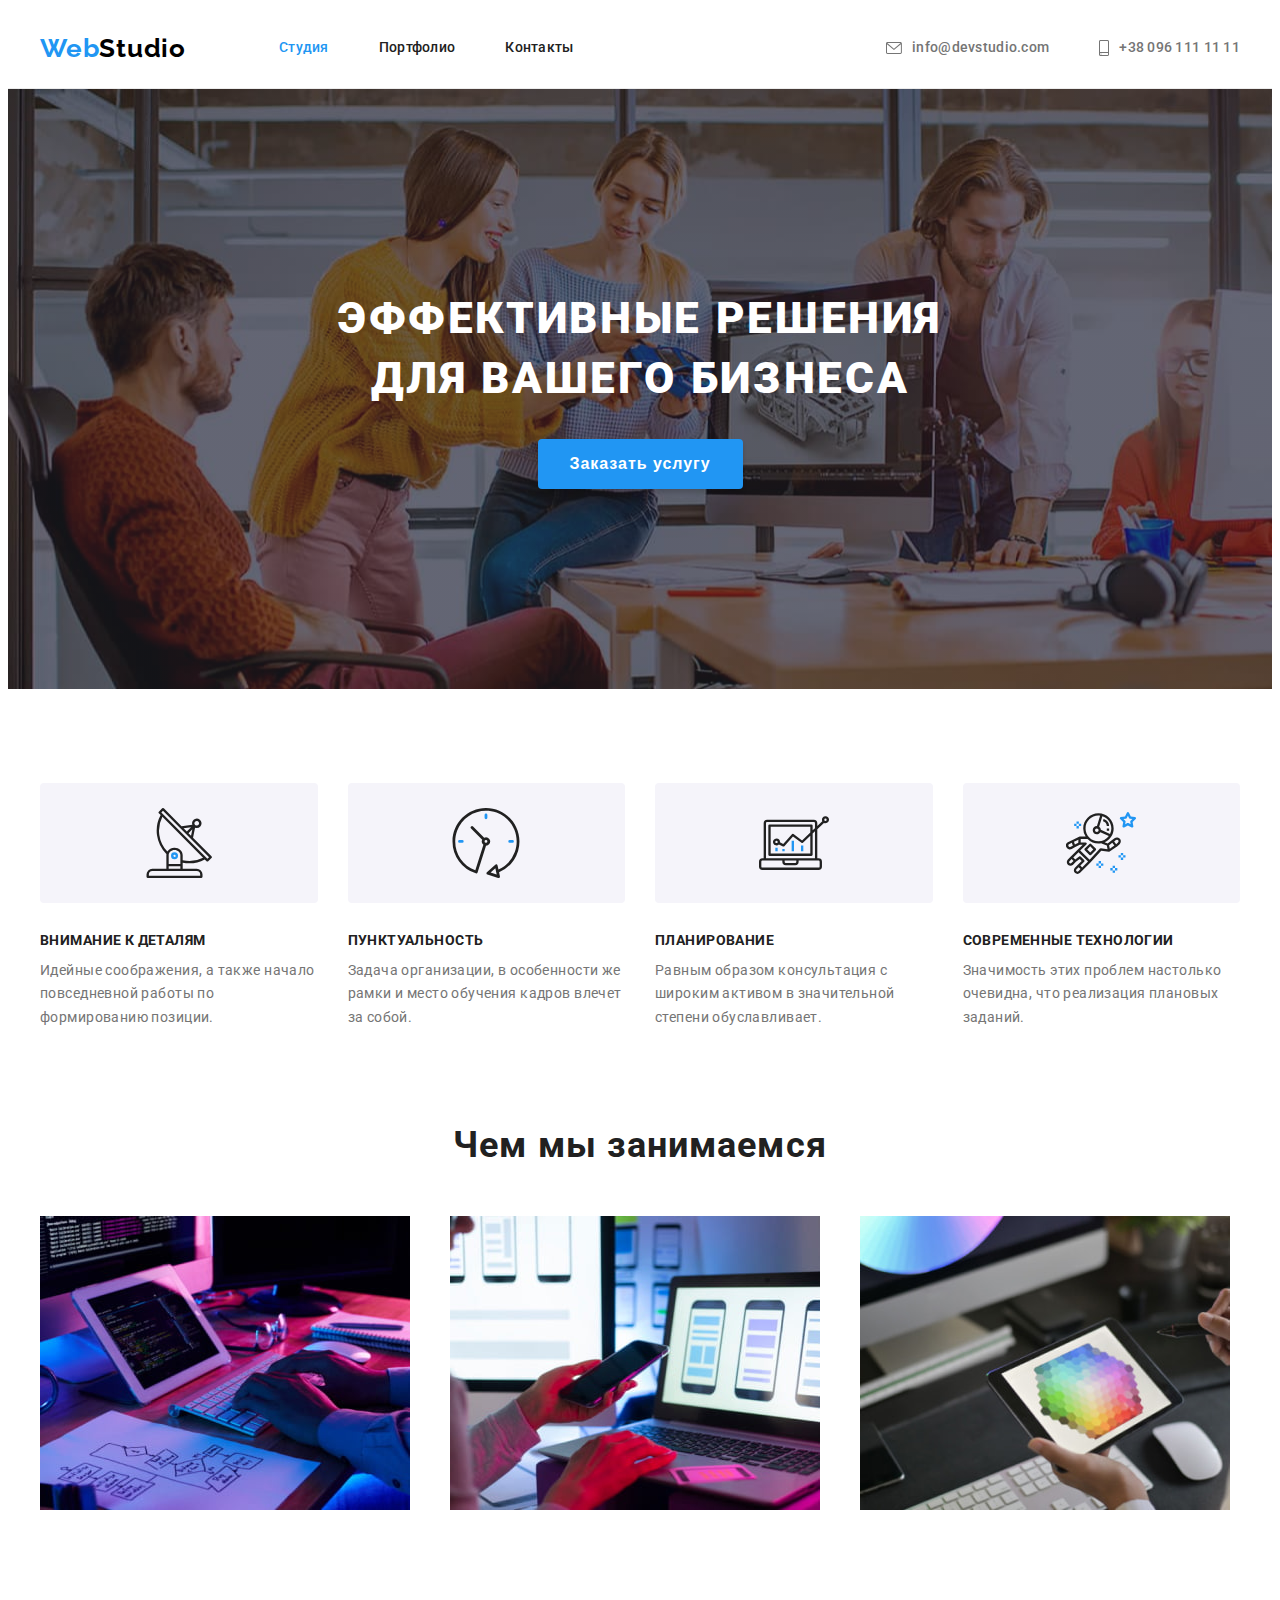
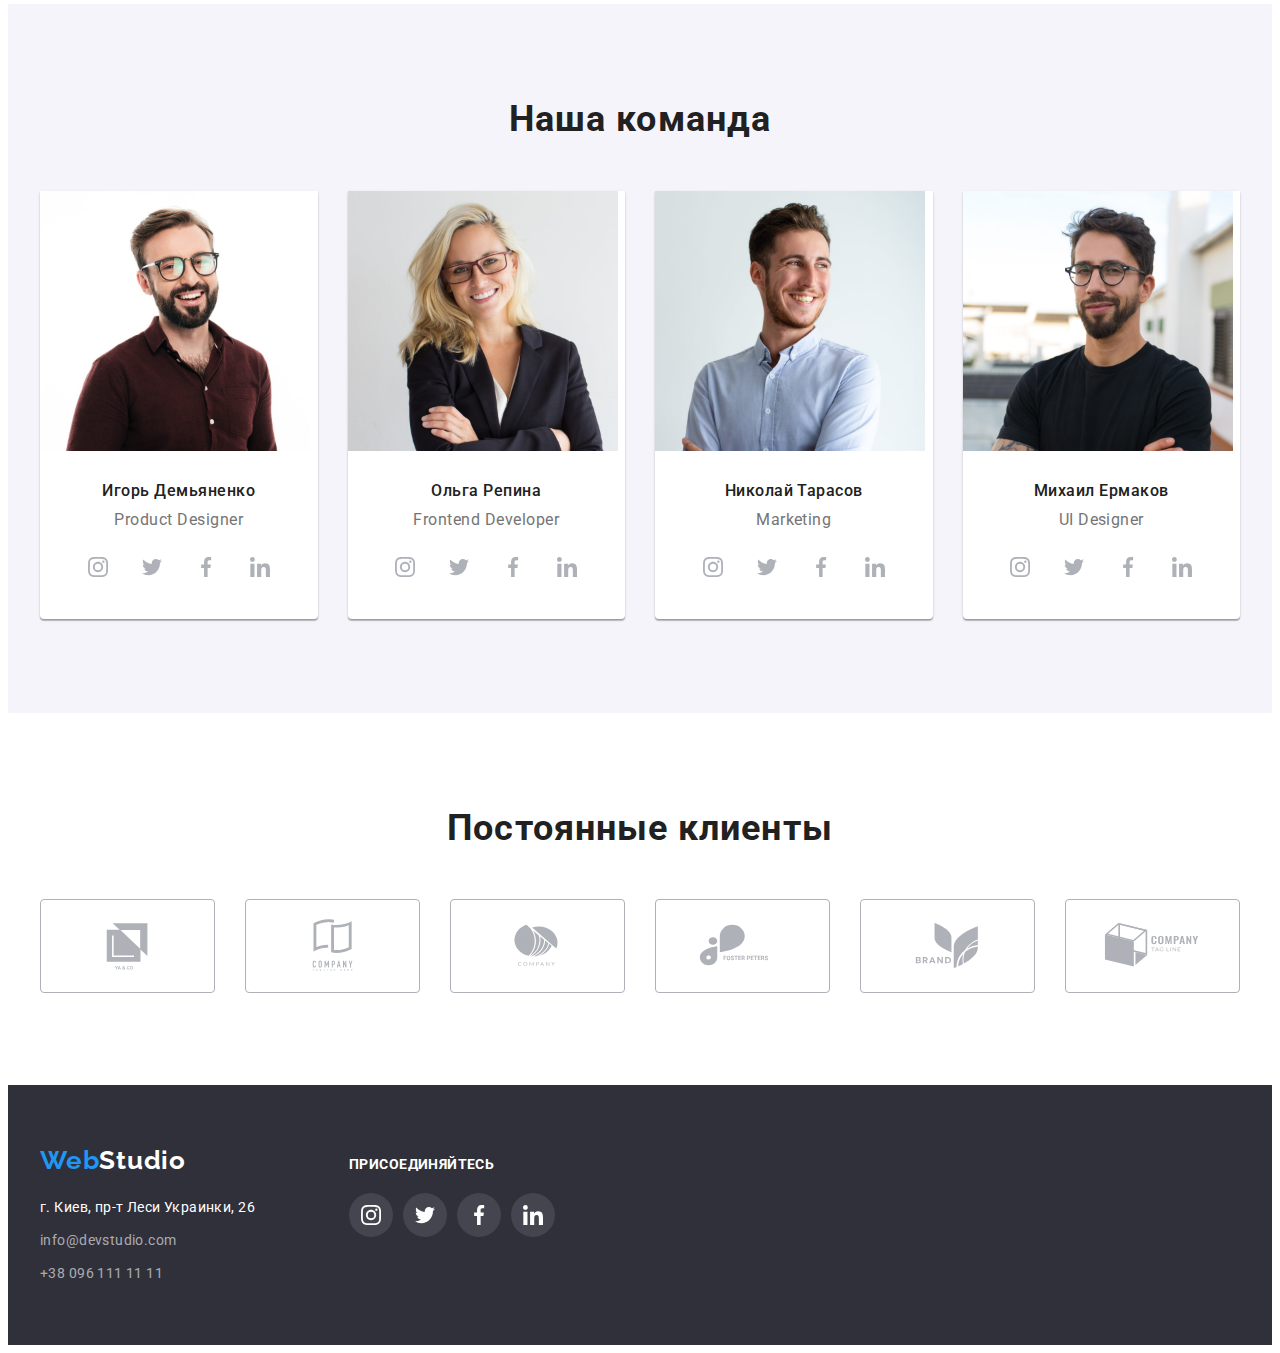
<file: index.html>
<!DOCTYPE html>
<html lang="ru">

<head>
  <meta charset="UTF-8">
  <meta http-equiv="X-UA-Compatible" content="IE=edge">
  <meta name="viewport" content="width=device-width, initial-scale=1.0">
  <link rel="stylesheet" href="https://cdnjs.cloudflare.com/ajax/libs/modern-normalize/1.0.0/modern-normalize.min.css"
    integrity="sha512-ISS7cAi1PEhQ8jnbJpJZMd29NlhNj4AWYyLOSp2CE/CsHxTCu+r+t0D2yoJudVrd0/8fTVPUVDzY5Tvli75u/g=="
    crossorigin="anonymous" referrerpolicy="no-referrer" />
  <link rel="stylesheet" href="./css/styles.css">
  <link rel="preconnect" href="https://fonts.gstatic.com">
  <link href="https://fonts.googleapis.com/css2?family=Raleway:wght@700&family=Roboto:wght@400;500;700;900&display=swap"
    rel="stylesheet">
  <title>Веб-студия</title>
</head>

<body>

  <!-- website header -->

  <header class="page-header">
    <div class="container head-container">
      <a class="logo link" href="./index.html"><span class="accent-color">Web</span>Studio</a>
      <nav class="navigation">
        <ul class="nav-list list">
          <li class="nav-list-item"><a class="nav-list-link link accent-color" href="./index.html">Студия</a></li>
          <li class="nav-list-item"><a class="nav-list-link link" href="./portfolio.html">Портфолио</a></li>
          <li class="nav-list-item"><a class="nav-list-link link" href="#contacts">Контакты</a></li>
        </ul>
      </nav>
      <ul class="page-header-contacts-list list">
        <li class="page-header-contacts-item">
          <a class="page-header-contacts-link link" href="mailto:info@devstudio.com">
            <svg class="envelope-icon contacts-icon">
              <use href="./images/icons.svg#icon-envelope"></use>
            </svg>
          info@devstudio.com
          </a>
        </li>
        <li class="page-header-contacts-item">
          <a class="page-header-contacts-link link" href="tel:+380961111111">
            <svg class="smartphone-icon contacts-icon">
              <use href="./images/icons.svg#icon-smartphone"></use>
            </svg>
            +38 096 111 11 11
          </a>
        </li>
      </ul>
    </div>
  </header>

  <!-- Main content -->

  <main class="main-content">

    <!-- Hero section -->

    <section class="hero-section">
      <div class="hero-background">
        <div class="container">
          <h1 class="hero-title">Эффективные решения для вашего бизнеса</h1>
          <button class="modal-btn" type="button">Заказать услугу</button>
        </div>
      </div>
    </section>

    <!-- Benefits section -->

    <section class="benefits-section">
      <div class="container benefits-container">
        <h2 class="visually-hidden">Наш подход</h2>
        <ul class="benefits-list list">
          <li class="benefits-list-item">
            <div class="benefits-icon-bg">
              <svg class="benefits-icon">
                <use href="./images/icons.svg#icon-antenna"></use>
              </svg>
            </div>
            <h3 class="benefits-list-item-title">Внимание к деталям</h3>
            <p class="benefits-list-item-description">Идейные соображения, а также начало повседневной работы по формированию
              позиции.</p>
          </li>
          <li class="benefits-list-item">
            <div class="benefits-icon-bg">
              <svg class="benefits-icon">
                <use href="./images/icons.svg#icon-clock"></use>
              </svg>
            </div>
            <h3 class="benefits-list-item-title">Пунктуальность</h3>
            <p class="benefits-list-item-description">Задача организации, в особенности же рамки и место обучения кадров влечет
              за собой.</p>
          </li>
          <li class="benefits-list-item">
            <div class="benefits-icon-bg">
              <svg class="benefits-icon">
                <use href="./images/icons.svg#icon-diagram"></use>
              </svg>
            </div>
            <h3 class="benefits-list-item-title">Планирование</h3>
            <p class="benefits-list-item-description">Равным образом консультация с широким активом в значительной степени
              обуславливает.</p>
          </li>
          <li class="benefits-list-item">
            <div class="benefits-icon-bg">
              <svg class="benefits-icon">
                <use href="./images/icons.svg#icon-astronaut"></use>
              </svg>
            </div>
            <h3 class="benefits-list-item-title">Современные технологии</h3>
            <p class="benefits-list-item-description">Значимость этих проблем настолько очевидна, что реализация плановых
              заданий.</p>
          </li>
        </ul>
      </div>
    </section>

    <!-- Serviсes section -->

    <section class="services-section">
      <div class="container">
        <h2 class="title">Чем мы занимаемся</h2>
        <ul class="services-list list">
          <li class="services-list-item">
              <img class="services-list-item-img" src="./images/services/websites-development.jpg"
                alt="Разработка сайтов под ключ" width="370" height="294">
          </li>
          <li class="services-list-item">
              <img class="services-list-item-img" src="./images/services/mobile-applications-development.jpg"
                alt="Разработка мобильных приложений" width="370" height="294">
          </li>
          <li class="services-list-item">
              <img class="services-list-item-img" src="./images/services/projects-design.jpg" alt="Дизайн проектов" width="370"
                height="294">
          </li>
        </ul>
      </div>
    </section>
    
    <!-- Team section-->

    <section class="section team">
      <div class="container">
              <h2 class="title">Наша команда</h2>
              <ul class="team-list list">
                <li class="team-list-item">
                  <img class="team-list-item-img" src="./images/team/ihor-demyanenko.jpg" alt="Демьяненко Игорь" width="270"
                    height="260">
                  <div class="team-card">
                    <h3 class="team-list-item-name">Игорь Демьяненко</h3>
                    <p class="team-list-item-work-position">Product Designer</p>
                    <ul class="social-list list">
                      <li class="social-list-item">
                        <a href="" class="social-list-link light-theme-icon-bgc">
                          <svg class="social-icon light-theme-icon">
                            <use href="./images/icons.svg#icon-instagram"></use>
                          </svg>
                        </a>
                      </li>
                      <li class="social-list-item">
                        <a href="" class="social-list-link light-theme-icon-bgc">
                          <svg class="social-icon light-theme-icon">
                            <use href="./images/icons.svg#icon-twitter"></use>
                          </svg>
                        </a>
                      </li>
                      <li class="social-list-item">
                        <a href="" class="social-list-link light-theme-icon-bgc">
                          <svg class="social-icon light-theme-icon">
                            <use href="./images/icons.svg#icon-facebook"></use>
                          </svg>
                        </a>
                      </li>
                      <li class="social-list-item">
                        <a href="" class="social-list-link light-theme-icon-bgc">
                          <svg class="social-icon light-theme-icon">
                            <use href="./images/icons.svg#icon-linkedin"></use>
                          </svg>
                        </a>
                      </li>
                    </ul>
                  </div>
                </li>
                <li class="team-list-item">
                  <img class="team-list-item-img" src="./images/team/olha-repina.jpg" alt="Репина Ольга" width="270" height="260">
                  <div class="team-card">
                    <h3 class="team-list-item-name">Ольга Репина</h3>
                    <p class="team-list-item-work-position">Frontend Developer</p>
                    <ul class="social-list list">
                      <li class="social-list-item">
                        <a href="" class="social-list-link light-theme-icon-bgc">
                          <svg class="social-icon light-theme-icon">
                            <use href="./images/icons.svg#icon-instagram"></use>
                          </svg>
                        </a>
                      </li>
                      <li class="social-list-item">
                        <a href="" class="social-list-link light-theme-icon-bgc">
                          <svg class="social-icon light-theme-icon">
                            <use href="./images/icons.svg#icon-twitter"></use>
                          </svg>
                        </a>
                      </li>
                      <li class="social-list-item">
                        <a href="" class="social-list-link light-theme-icon-bgc">
                          <svg class="social-icon light-theme-icon">
                            <use href="./images/icons.svg#icon-facebook"></use>
                          </svg>
                        </a>
                      </li>
                      <li class="social-list-item">
                        <a href="" class="social-list-link light-theme-icon-bgc">
                          <svg class="social-icon light-theme-icon">
                            <use href="./images/icons.svg#icon-linkedin"></use>
                          </svg>
                        </a>
                      </li>
                    </ul>
                  </div>
                </li>
                <li class="team-list-item">
                  <img class="team-list-item-img" src="./images/team/nikolay-tarasov.jpg" alt="Николай Тарасов" width="270"
                    height="260">
                  <div class="team-card">
                    <h3 class="team-list-item-name">Николай Тарасов</h3>
                    <p class="team-list-item-work-position">Marketing</p>
                    <ul class="social-list list">
                      <li class="social-list-item">
                        <a href="" class="social-list-link light-theme-icon-bgc">
                          <svg class="social-icon light-theme-icon">
                            <use href="./images/icons.svg#icon-instagram"></use>
                          </svg>
                        </a>
                      </li>
                      <li class="social-list-item">
                        <a href="" class="social-list-link light-theme-icon-bgc">
                          <svg class="social-icon light-theme-icon">
                            <use href="./images/icons.svg#icon-twitter"></use>
                          </svg>
                        </a>
                      </li>
                      <li class="social-list-item">
                        <a href="" class="social-list-link light-theme-icon-bgc">
                          <svg class="social-icon light-theme-icon">
                            <use href="./images/icons.svg#icon-facebook"></use>
                          </svg>
                        </a>
                      </li>
                      <li class="social-list-item">
                        <a href="" class="social-list-link light-theme-icon-bgc">
                          <svg class="social-icon light-theme-icon">
                            <use href="./images/icons.svg#icon-linkedin"></use>
                          </svg>
                        </a>
                      </li>
                    </ul>
                  </div>
                </li>
                <li class="team-list-item">
                  <img class="team-list-item-img" src="./images/team/mikhail-ermakov.jpg" alt="Ермаков Михаил" width="270"
                    height="260">
                  <div class="team-card">
                    <h3 class="team-list-item-name">Михаил Ермаков</h3>
                    <p class="team-list-item-work-position">UI Designer</p>
                    <ul class="social-list list">
                      <li class="social-list-item">
                        <a href="" class="social-list-link light-theme-icon-bgc">
                          <svg class="social-icon light-theme-icon">
                            <use href="./images/icons.svg#icon-instagram"></use>
                          </svg>
                        </a>
                      </li>
                      <li class="social-list-item">
                        <a href="" class="social-list-link light-theme-icon-bgc">
                          <svg class="social-icon light-theme-icon">
                            <use href="./images/icons.svg#icon-twitter"></use>
                          </svg>
                        </a>
                      </li>
                      <li class="social-list-item">
                        <a href="" class="social-list-link light-theme-icon-bgc">
                          <svg class="social-icon light-theme-icon">
                            <use href="./images/icons.svg#icon-facebook"></use>
                          </svg>
                        </a>
                      </li>
                      <li class="social-list-item">
                        <a href="" class="social-list-link light-theme-icon-bgc">
                          <svg class="social-icon light-theme-icon">
                            <use href="./images/icons.svg#icon-linkedin"></use>
                          </svg>
                        </a>
                      </li>
                    </ul>
                  </div>
                </li>
              </ul>
      </div>
    </section>

    <!-- Clients section -->

    <section class="section clients">
      <div class="container clients-container">
        <h2 class="title">Постоянные клиенты</h2>
        <ul class="clients-list list">
          <li class="clients-list-item">
            <a href="" class="clients-list-link link">
              <svg class="client-icon light-theme-icon">
                <use href="./images/icons.svg#icon-client1"></use>
              </svg>
            </a>
          </li>
          <li class="clients-list-item">
            <a href="" class="clients-list-link link">
              <svg class="client-icon light-theme-icon">
                <use href="./images/icons.svg#icon-client2"></use>
              </svg>
            </a>
          </li>
          <li class="clients-list-item">
            <a href="" class="clients-list-link link">
              <svg class="client-icon light-theme-icon">
                <use href="./images/icons.svg#icon-client3"></use>
              </svg>
            </a>
          </li>
          <li class="clients-list-item">
            <a href="" class="clients-list-link link">
              <svg class="client-icon light-theme-icon">
                <use href="./images/icons.svg#icon-client4"></use>
              </svg>
            </a>
          </li>
          <li class="clients-list-item">
            <a href="" class="clients-list-link link">
              <svg class="client-icon light-theme-icon">
                <use href="./images/icons.svg#icon-client5"></use>
              </svg>
            </a>
          </li>
          <li class="clients-list-item">
            <a href="" class="clients-list-link link">
              <svg class="client-icon light-theme-icon">
                <use href="./images/icons.svg#icon-client6"></use>
              </svg>
            </a>
          </li>

        </ul>
      </div>
    </section> 
    
  </main>

  <!-- footer content -->

  <footer class="page-footer-section">
    <div class="container footer-container">
      <div class="contacts-column">
        <a class="logo link alternate-logo-color" href="./index.html"><span class="accent-color">Web</span>Studio</a>
        <address id="contacts" class="page-footer-contacts">
          <ul class="page-footer-contacts-list list">
            <li class="page-footer-contacts-list-item"><a class="page-footer-contacts-list-link link"
                href="https://goo.gl/maps/BkVQLuisvxyrpe818" target="_blank" rel="noopener noreferrer nofollow">г. Киев, пр-т
                Леси Украинки, 26</a>
            </li>
            <li class="page-footer-contacts-list-item"><a class="page-footer-contacts-list-link footer-contacts-color link "
                href="mailto:info@devstudio.com">info@devstudio.com</a></li>
            <li class="page-footer-contacts-list-item"><a class="page-footer-contacts-list-link footer-contacts-color link "
                href="tel:+380961111111">+38 096 111 11 11</a></li>
          </ul>
        </address>
      </div>
      <div class="footer-social">
        <b class="social-list-title">присоединяйтесь</b>
        <ul class="social-list footer-social-list list">
          <li class="social-list-item">
            <a href="" class="social-list-link dark-theme-icon-bgc">
              <svg class="social-icon dark-theme-icon">
                <use href="./images/icons.svg#icon-instagram"></use>
              </svg>
            </a>
          </li>
          <li class="social-list-item">
            <a href="" class="social-list-link dark-theme-icon-bgc">
              <svg class="social-icon dark-theme-icon">
                <use href="./images/icons.svg#icon-twitter"></use>
              </svg>
            </a>
          </li>
          <li class="social-list-item">
            <a href="" class="social-list-link dark-theme-icon-bgc">
              <svg class="social-icon dark-theme-icon">
                <use href="./images/icons.svg#icon-facebook"></use>
              </svg>
            </a>
          </li>
          <li class="social-list-item">
            <a href="" class="social-list-link dark-theme-icon-bgc">
              <svg class="social-icon dark-theme-icon">
                <use href="./images/icons.svg#icon-linkedin"></use>
              </svg>
            </a>
          </li>
        </ul>
      </div>
    </div>
  </footer>

</body>

</html>
</file>
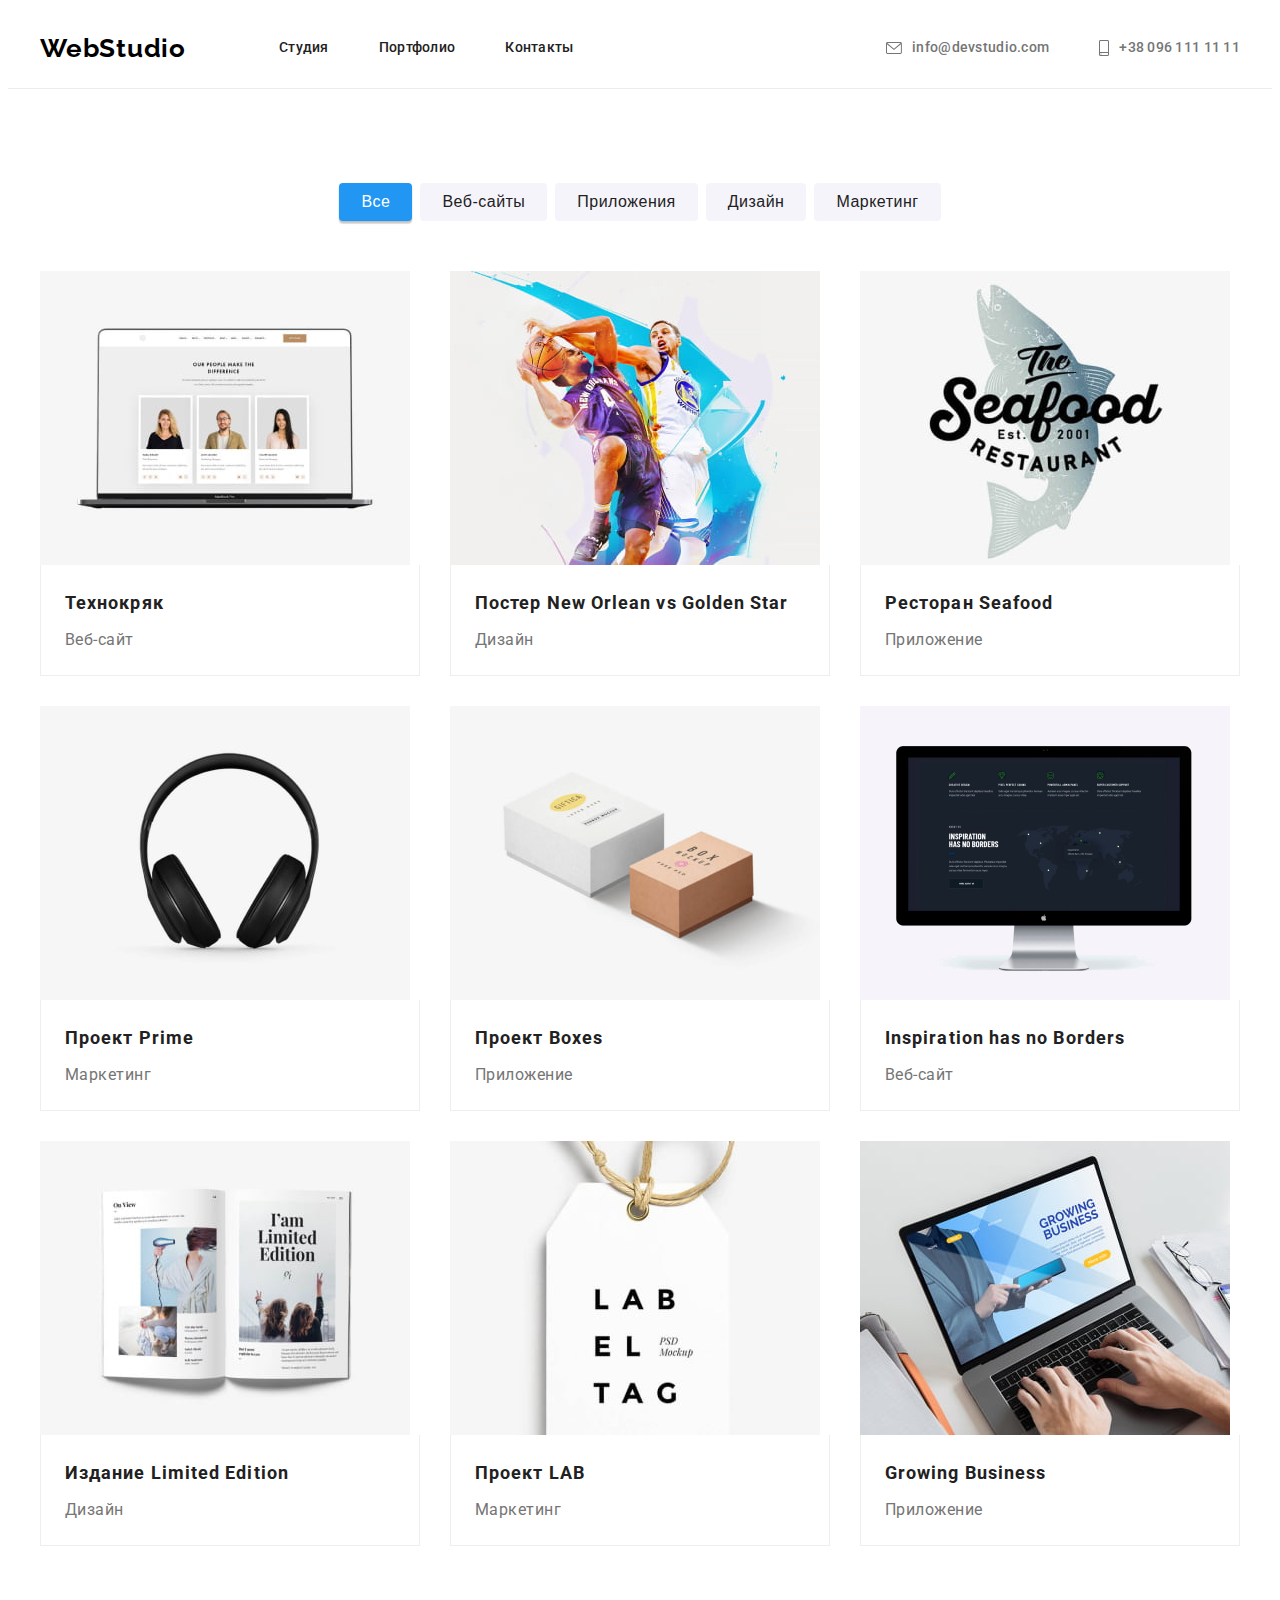
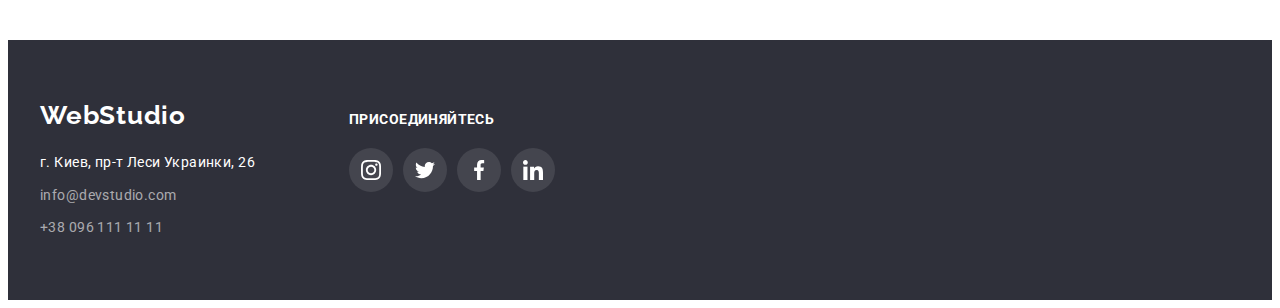
<file: portfolio.html>
<!DOCTYPE html>
<html lang="ru">

<head>
  <meta charset="UTF-8">
  <meta http-equiv="X-UA-Compatible" content="IE=edge">
  <meta name="viewport" content="width=device-width, initial-scale=1.0">
  <link rel="stylesheet" href="https://cdnjs.cloudflare.com/ajax/libs/modern-normalize/1.0.0/modern-normalize.min.css"
    integrity="sha512-ISS7cAi1PEhQ8jnbJpJZMd29NlhNj4AWYyLOSp2CE/CsHxTCu+r+t0D2yoJudVrd0/8fTVPUVDzY5Tvli75u/g=="
    crossorigin="anonymous" referrerpolicy="no-referrer" />
  <link rel="stylesheet" href="./css/styles.css">
  <link rel="preconnect" href="https://fonts.gstatic.com">
  <link href="https://fonts.googleapis.com/css2?family=Raleway:wght@700&family=Roboto:wght@400;500;700;900&display=swap"
    rel="stylesheet">
  <title>Портфолио</title>
</head>

<body>

  <!-- website header -->

  <header class="page-header">
    <div class="container head-container">
      <a class="logo link" href="./index.html"><span class="accent-logo-color">Web</span>Studio</a>
      <nav class="navigation">
        <ul class="nav-list list">
          <li class="nav-list-item"><a class="nav-list-link link accent-logo-color" href="./index.html">Студия</a></li>
          <li class="nav-list-item"><a class="nav-list-link link" href="./portfolio.html">Портфолио</a></li>
          <li class="nav-list-item"><a class="nav-list-link link" href="#contacts">Контакты</a></li>
        </ul>
      </nav>
      <ul class="page-header-contacts-list list">
        <li class="page-header-contacts-item">
          <a class="page-header-contacts-link link" href="mailto:info@devstudio.com">
            <svg class="envelope-icon contacts-icon">
              <use href="./images/sprite.svg#icon-envelope"></use>
            </svg>
            info@devstudio.com
          </a>
        </li>
        <li class="page-header-contacts-item">
          <a class="page-header-contacts-link link" href="tel:+380961111111">
            <svg class="smartphone-icon contacts-icon">
              <use href="./images/sprite.svg#icon-smartphone"></use>
            </svg>
            +38 096 111 11 11
          </a>
        </li>
      </ul>
    </div>
  </header>

  <main class="main-content">

      <!-- portfolio section -->
      
      <section class="section">
        <div class="container">
          <h1 class="visually-hidden">Портфолио</h1>
          
          <!-- projects filter -->
          
          <ul class="filter-list list">
            <li class="filter-list-item">
              <button class="filter-list-btn active-filter" type="button">Все</button>
            </li>
            <li class="filter-list-item">
              <button class="filter-list-btn" type="button">Веб-сайты</button>
            </li>
            <li class="filter-list-item">
              <button class="filter-list-btn" type="button">Приложения</button>
            </li>
            <li class="filter-list-item">
              <button class="filter-list-btn" type="button">Дизайн</button>
            </li>
            <li class="filter-list-item">
              <button class="filter-list-btn" type="button">Маркетинг</button>
            </li>
          </ul>
          
          <!-- projects list -->
          
          <ul class="projects-list list">
            <li class="projects-list-item">
              <a class="projects-list-item-link link" href="">
                <img class="projects-list-item-img" src="./images/portfolio/tehnokryak.jpg" alt="Страница сайта" width="370"
                  height="294">
                <div class="projects-card">
                  <h2 class="projects-list-item-name">Технокряк</h2>
                  <p class="projects-list-item-type">Веб-сайт</p>
                </div>
              </a>
            </li>
          
            <li class="projects-list-item">
              <a class="projects-list-item-link link" href="">
                <img class="projects-list-item-img" src="./images/portfolio/new-orlean-vs-golden-star.jpg" alt="Постер"
                  width="370" height="294">
                  <div class="projects-card">
                    <h2 class="projects-list-item-name" lang="en">Постер New Orlean vs Golden Star</h2>
                    <p class="projects-list-item-type">Дизайн</p>
                  </div>                
              </a>
            </li>
          
            <li class="projects-list-item">
              <a class="projects-list-item-link link" href="">
                <img class="projects-list-item-img" src="./images/portfolio/seafood.jpg" alt="Логотип ресторана" width="370"
                  height="294">
                <div class="projects-card">
                  <h2 class="projects-list-item-name" lang="en">Ресторан Seafood</h2>
                  <p class="projects-list-item-type">Приложение</p>
                </div>
              </a>
            </li>
          
            <li class="projects-list-item">
              <a class="projects-list-item-link link" href="">
                <img class="projects-list-item-img" src="./images/portfolio/prime.jpg" alt="Наушники" width="370" height="294">
                <div class="projects-card">
                <h2 class="projects-list-item-name" lang="en">Проект Prime</h2>
                <p class="projects-list-item-type">Маркетинг</p>
              </div>
              </a>
            </li>
          
            <li class="projects-list-item">
              <a class="projects-list-item-link link" href="">
                <img class="projects-list-item-img" src="./images/portfolio/boxes.jpg" alt="Две коробки" width="370" height="294">
                <div class="projects-card">
                  <h2 class="projects-list-item-name" lang="en">Проект Boxes</h2>
                  <p class="projects-list-item-type">Приложение</p>
                </div>
              </a>
            </li>
          
            <li class="projects-list-item">
              <a class="projects-list-item-link link" href="">
                <img class="projects-list-item-img" src="./images/portfolio/inspiration-has-no-borders.jpg" alt="Страница сайта"
                  width="370" height="294">
                <div class="projects-card">
                  <h2 class="projects-list-item-name" lang="en">Inspiration has no Borders</h2>
                  <p class="projects-list-item-type">Веб-сайт</p>
                </div>
              </a>
            </li>
          
            <li class="projects-list-item">
              <a class="projects-list-item-link link" href="">
                <img class="projects-list-item-img" src="./images/portfolio/limited-edition.jpg" alt="Открытая книга" width="370"
                  height="294">
                  <div class="projects-card">
                    <h2 class="projects-list-item-name" lang="en">Издание Limited Edition</h2>
                    <p class="projects-list-item-type">Дизайн</p>
                  </div>
              </a>
            </li>
          
            <li class="projects-list-item">
              <a class="projects-list-item-link link" href="">
                <img class="projects-list-item-img" src="./images/portfolio/lab.jpg" alt="Бирка" width="370" height="294">
                <div class="projects-card">
                  <h2 class="projects-list-item-name" lang="en">Проект LAB</h2>
                  <p class="projects-list-item-type">Маркетинг</p>
                </div>
              </a>
            </li>
          
            <li class="projects-list-item">
              <a class="projects-list-item-link link" href="">
                <img class="projects-list-item-img" src="./images/portfolio/growing-business.jpg"
                  alt="Нотбкук с загруженным приложением" width="370" height="294">
                <div class="projects-card">
                  <h2 class="projects-list-item-name" lang="en">Growing Business</h2>
                  <p class="projects-list-item-type">Приложение</p>
                </div>
              </a>
            </li>
          </ul>
        </div>
      </section>
  </main>

  <!-- footer content -->

  <footer class="page-footer-section">
    <div class="container footer-container">
      <div class="contacts-column">
        <a class="logo link alternate-logo-color" href="./index.html"><span class="accent-logo-color">Web</span>Studio</a>
        <address id="contacts" class="page-footer-contacts">
          <ul class="page-footer-contacts-list list">
            <li class="page-footer-contacts-list-item"><a class="page-footer-contacts-list-link link"
                href="https://goo.gl/maps/BkVQLuisvxyrpe818" target="_blank" rel="noopener noreferrer nofollow">г. Киев,
                пр-т
                Леси Украинки, 26</a>
            </li>
            <li class="page-footer-contacts-list-item"><a
                class="page-footer-contacts-list-link footer-contacts-color link "
                href="mailto:info@devstudio.com">info@devstudio.com</a></li>
            <li class="page-footer-contacts-list-item"><a
                class="page-footer-contacts-list-link footer-contacts-color link " href="tel:+380961111111">+38 096 111 11
                11</a></li>
          </ul>
        </address>
      </div>
      <div class="footer-social">
        <b class="social-list-title">присоединяйтесь</b>
        <ul class="social-list footer-social-list list">
          <li class="social-list-item">
            <a href="" class="social-list-link dark-theme-icon-bgc">
              <svg class="social-icon dark-theme-icon">
                <use href="./images/sprite.svg#icon-instagram"></use>
              </svg>
            </a>
          </li>
          <li class="social-list-item">
            <a href="" class="social-list-link dark-theme-icon-bgc">
              <svg class="social-icon dark-theme-icon">
                <use href="./images/sprite.svg#icon-twitter"></use>
              </svg>
            </a>
          </li>
          <li class="social-list-item">
            <a href="" class="social-list-link dark-theme-icon-bgc">
              <svg class="social-icon dark-theme-icon">
                <use href="./images/sprite.svg#icon-facebook"></use>
              </svg>
            </a>
          </li>
          <li class="social-list-item">
            <a href="" class="social-list-link dark-theme-icon-bgc">
              <svg class="social-icon dark-theme-icon">
                <use href="./images/sprite.svg#icon-linkedin"></use>
              </svg>
            </a>
          </li>
        </ul>
      </div>
    </div>
  </footer>

</body>
</html>
</file>
<file: css/styles.css>
/* ------------------------- VARIABLES ------------------------- */

:root {
  --primary-text-color: #757575;
  --titles-text-color: #212121;
  --main-logo-color: #000000;
  --bg-color: #2f303a;
  --alternate-logo-color: #ffffff;
  --accent-color: #2196f3;
  --hover-modal-btn-color: #188ce8;
  --footer-contacts-color: rgba(255, 255, 255, 0.6);
  --filter-btn-color: #f5f4fa;
  --hr-border-color: #ececec;
  --card-border-color: #eeeeee;
  --link-icons-color: #afb1b8;
  --dark-theme-icon-bgc: rgba(255, 255, 255, 0.1);
  --logo-font-family: 'Raleway', 'Arial', 'Helvetica', sans-serif;
  --main-font-family: 'Roboto', 'Arial', 'Helvetica', sans-serif;
}

/* ------------------------- END VARIABLES ------------------------- */

/* ------------------------- GLOBAL ------------------------- */

body {
  font-family: var(--main-font-family);
  color: var(--primary-text-color);
}

.link {
  text-decoration: none;
  color: inherit;
}

.list {
  list-style: none;
}

.container {
  width: 1200px;
  padding: 0 15px;
  margin: 0 auto;
}

/* Visual monitoring */
/* h1,
h2,
h3,
p,
a,
button,
ul,
li,
div,
span {
  outline: 1px solid yellow;
  background-color: grey;
} */

h1,
h2,
h3,
h4,
h5,
h6,
p,
button,
ul,
ol,
li {
  margin-top: 0;
  margin-bottom: 0;
}

ul {
  padding-left: 0;
}

img,
a,
b {
  display: block;
}

/* ------------------------- END GLOBAL ------------------------- */

/* ------------------------- COMPONENTS ------------------------- */

/* ------------------------- SECTION ------------------------- */

.section {
  padding-top: 94px;
  padding-bottom: 94px;
}

/* ------------------------- END SECTION ------------------------- */

/* ------------------------- LOGO ------------------------- */

.logo {
  font-family: var(--logo-font-family);
  font-weight: 700;
  font-size: 26px;
  line-height: 1.19;
  letter-spacing: 0.03em;
  color: var(--main-logo-color);
}

.nav-list-link.accent-color,
.accent-color {
  color: var(--accent-color);
}

.alternate-logo-color {
  color: var(--alternate-logo-color);
}

/* ------------------------- END LOGO ------------------------- */

/* ------------------------- MODAL BUTTON ------------------------- */

.modal-btn {
  padding-left: 32px;
  padding-right: 32px;
  padding-top: 10px;
  padding-bottom: 10px;

  font-weight: 700;
  font-size: 16px;
  line-height: 1.87;
  text-align: center;
  letter-spacing: 0.06em;
  color: var(--alternate-logo-color);
  background-color: var(--accent-color);
  cursor: pointer;
  border: none;
  border-radius: 4px;
  box-shadow: 0px 4px 4px rgba(0, 0, 0, 0.15);
}

.modal-btn:hover,
.modal-btn:focus {
  background-color: var(--hover-modal-btn-color);
}

/* ------------------------- END MODAL BUTTON ------------------------- */

/* ------------------------- FILTER BUTTON ------------------------- */

.filter-list-btn {
  padding-top: 6px;
  padding-right: 22px;
  padding-bottom: 6px;
  padding-left: 22px;

  font-weight: 500;
  font-size: 16px;
  line-height: 1.62;
  text-align: center;
  letter-spacing: 0.03em;
  color: var(--titles-text-color);
  background-color: var(--filter-btn-color);
  cursor: pointer;
  border: none;
  border-radius: 4px;
}

.active-filter {
  background-color: var(--accent-color);
  color: var(--alternate-logo-color);
}

.active-filter,
.filter-list-btn:hover,
.filter-list-btn:focus {
  box-shadow: 0px 3px 1px rgba(0, 0, 0, 0.1), 0px 1px 2px rgba(0, 0, 0, 0.08),
    0px 2px 2px rgba(0, 0, 0, 0.12);
}

/* ------------------------- END FILTER BUTTON ------------------------- */

/* ------------------------- TITLES ------------------------- */

.title {
  margin-bottom: 50px;

  font-size: 36px;
  line-height: 1.17;
  text-align: center;
  letter-spacing: 0.03em;
  color: var(--titles-text-color);
}

/* Hidden title */

.visually-hidden {
  position: absolute;
  width: 1px;
  height: 1px;
  margin: -1px;
  border: 0;
  padding: 0;

  white-space: nowrap;
  clip-path: inset(100%);
  clip: rect(0 0 0 0);
  overflow: hidden;
}

/* ------------------------- END TITLES ------------------------- */

/* ------------------------- HEADER ------------------------- */

.page-header {
  border-bottom-color: var(--hr-border-color);
  border-bottom-width: 1px;
  border-bottom-style: solid;
}

.head-container {
  display: flex;
  align-items: center;
}

.nav-list {
  display: flex;
}

.page-header-contacts-list {
  display: flex;
  margin-left: auto;
}

.logo {
  margin-right: 93px;
}

.nav-list-item:not(:last-child),
.page-header-contacts-item:not(:last-child) {
  margin-right: 50px;
}

.nav-list-link,
.page-header-contacts-link {
  padding-top: 32px;
  padding-bottom: 32px;
  font-weight: 500;
  font-size: 14px;
  line-height: 1.14;
  letter-spacing: 0.02em;
}

.nav-list-link {
  color: var(--titles-text-color);
}

.nav-list-link:hover,
.nav-list-link:focus,
.page-header-contacts-link:hover,
.page-header-contacts-link:focus,
.page-footer-contacts-list-link:hover,
.page-footer-contacts-list-link:focus {
  color: var(--accent-color);
}

.page-header-contacts-link {
  display: flex;
  align-items: center;
}

.contacts-icon {
  margin-right: 10px;
  display: block;
  fill: currentColor;
}

.smartphone-icon {
  width: 10px;
  height: 16px;
}

.envelope-icon {
  width: 16px;
  height: 12px;
}

/* ------------------------- END HEADER ------------------------- */

/* ------------------------- FOOTER ------------------------- */

.page-footer-section {
  padding-top: 60px;
  padding-bottom: 60px;
  background-color: var(--bg-color);
}

.footer-container {
  display: flex;
  align-items: baseline;
}

.contacts-column {
  margin-right: 70px;
}

.page-footer-contacts {
  margin-top: 20px;
  font-style: normal;
}

.page-footer-contacts-list-item {
  font-size: 14px;
  line-height: 1.71;
  letter-spacing: 0.03em;
  color: var(--alternate-logo-color);
}

.page-footer-contacts-list-item:not(:last-child) {
  margin-bottom: 9px;
}

.footer-contacts-color {
  color: var(--footer-contacts-color);
}

.social-list-title {
  margin-bottom: 20px;

  font-size: 14px;
  line-height: 1.14;
  letter-spacing: 0.03em;
  text-transform: uppercase;
  color: var(--alternate-logo-color);
}

/* ------------------------- END FOOTER ------------------------- */

/* ------------------------- SOCIAL ICONS ------------------------- */

.social-list {
  display: flex;
  justify-content: center;
}

.footer-social-list {
  display: flex;
  justify-content: flex-start;
}

.social-list-item:not(:last-child) {
  margin-right: 10px;
}

.personal-social-list {
  justify-content: center;
}

.social-list-link {
  display: flex;
  justify-content: center;
  align-items: center;
  width: 44px;
  height: 44px;
  border-radius: 50%;
}

.social-icon {
  width: 20px;
  height: 20px;
}

.light-theme-icon-bgc {
  background-color: var(--alternate-logo-color);
}

.light-theme-icon {
  fill: var(--link-icons-color);
}

.social-list-link:hover,
.social-list-link:focus {
  background-color: var(--accent-color);
}

.light-theme-icon-bgc:hover .social-icon,
.light-theme-icon-bgc:focus .social-icon {
  fill: var(--alternate-logo-color);
}

.dark-theme-icon-bgc {
  background-color: var(--dark-theme-icon-bgc);
}

.dark-theme-icon {
  fill: var(--alternate-logo-color);
}

/* ------------------------- END SOCIAL ICONS ------------------------- */

/* ------------------------- END COMPONENTS ------------------------- */

/* ------------------------- HERO ------------------------- */

.hero-section {
  background-color: var(--bg-color);
}

.hero-background {
  max-width: 1600px;
  margin-right: auto;
  margin-left: auto;
  background-image: linear-gradient(
      rgba(47, 48, 58, 0.4),
      rgba(47, 48, 58, 0.4)
    ),
    url(../images/hero/hero-bg.jpg);
  background-size: cover;
  padding-top: 200px;
  padding-bottom: 200px;
  text-align: center;
}

.hero-title {
  max-width: 696px;
  margin-left: auto;
  margin-right: auto;
  margin-bottom: 30px;

  font-weight: 900;
  font-size: 44px;
  line-height: 1.36;
  letter-spacing: 0.06em;
  text-transform: uppercase;
  color: var(--alternate-logo-color);
}

/* ------------------------- END HERO ------------------------- */

/* ------------------------- BENEFITS ------------------------- */

.benefits-section {
  padding-top: 94px;
  padding-bottom: 47px;
}

.benefits-list-item-title {
  margin-bottom: 10px;

  font-size: 14px;
  line-height: 1.14;
  letter-spacing: 0.03em;
  text-transform: uppercase;
  color: var(--titles-text-color);
}

.benefits-list {
  display: flex;
  flex-wrap: wrap;
  margin-left: -30px;
  margin-top: -30px;
}

.benefits-list-item {
  flex-basis: calc((100% - 120px) / 4);
  margin-left: 30px;
  margin-top: 30px;
}

.benefits-icon-bg {
  display: flex;
  justify-content: center;
  align-items: center;
  padding-top: 25px;
  padding-bottom: 25px;
  margin-bottom: 30px;
  border-radius: 4px;
  background-color: var(--filter-btn-color);
}

.benefits-icon {
  display: block;
  width: 70px;
  height: 70px;
}

.benefits-list-item-description {
  font-size: 14px;
  line-height: 1.71;
  letter-spacing: 0.03em;
}

/* ------------------------- END BENEFITS ------------------------- */

/* ------------------------- SERVICES ------------------------- */

.services-section {
  padding-top: 47px;
  padding-bottom: 94px;
}

.services-list {
  display: flex;
  flex-wrap: wrap;
  margin-left: -30px;
  margin-top: -30px;
}

.services-list-item {
  flex-basis: calc((100% - 90px) / 3);
  margin-left: 30px;
  margin-top: 30px;
}

/* ------------------------- END SERVICES ------------------------- */

/* ------------------------- TEAM ------------------------- */

.team {
  background-color: var(--filter-btn-color);
}

.team-list {
  text-align: center;
  display: flex;
  flex-wrap: wrap;
  margin-left: -30px;
  margin-top: -30px;
}

.team-list-item {
  flex-basis: calc((100% - 120px) / 4);
  margin-left: 30px;
  margin-top: 30px;
  box-shadow: 0px 1px 3px rgba(0, 0, 0, 0.12), 0px 1px 1px rgba(0, 0, 0, 0.14),
    0px 2px 1px rgba(0, 0, 0, 0.2);
  border-radius: 0px 0px 4px 4px;
  background-color: var(--alternate-logo-color);
}

.team-card {
  padding-top: 30px;
  padding-bottom: 30px;
  padding-left: 32px;
  padding-right: 32px;
}

.team-list-item-name {
  margin-bottom: 10px;
  font-weight: 500;
  font-size: 16px;
  line-height: 1.19;
  letter-spacing: 0.03em;
  color: var(--titles-text-color);
}

.team-list-item-work-position {
  margin-bottom: 16px;
  font-size: 16px;
  line-height: 1.19;
  letter-spacing: 0.03em;
}

/* ------------------------- END TEAM ------------------------- */

/* ------------------------- CLIENTS ------------------------- */

.clients-list {
  display: flex;
  flex-wrap: wrap;
  justify-content: center;
  margin-left: -30px;
  margin-top: -30px;
}

.clients-list-item {
  display: flex;
  justify-content: center;
  flex-basis: calc((100% - 180px) / 6);
  height: 92px;
  margin-left: 30px;
  margin-top: 30px;
}

.clients-list-link {
  display: flex;
  justify-content: center;
  align-items: center;
  width: 100%;
  height: 100%;
  border-width: 1px;
  border-style: solid;
  border-radius: 4px;
  border-color: var(--link-icons-color);
}

.client-icon {
  display: block;
  width: 106px;
  height: 60px;
}

.clients-list-link:hover,
.clients-list-link:focus {
  border-color: var(--accent-color);
}

.clients-list-link:hover .client-icon,
.clients-list-link:focus .client-icon {
  fill: var(--accent-color);
}

/* ------------------------- END CLIENTS ------------------------- */

/* ------------------------- PORTFOLIO ------------------------- */

.filter-list {
  display: flex;
  justify-content: center;
  flex-wrap: wrap;
  margin-bottom: 50px;
  margin-top: -8px;
}

.filter-list-item {
  margin-top: 8px;
}

.filter-list-item:not(:last-child) {
  margin-right: 8px;
}

.projects-list {
  display: flex;
  flex-wrap: wrap;
  margin-left: -30px;
  margin-top: -30px;
}

.projects-list-item {
  flex-basis: calc((100% - 90px) / 3);
  margin-left: 30px;
  margin-top: 30px;
}

.projects-list-item:hover {
  box-shadow: 0px 1px 1px rgba(0, 0, 0, 0.12), 0px 4px 4px rgba(0, 0, 0, 0.06),
    1px 4px 6px rgba(0, 0, 0, 0.16);
}

.projects-card {
  padding-top: 20px;
  padding-bottom: 20px;
  padding-left: 24px;
  padding-right: 24px;
  border-bottom: 1px solid var(--card-border-color);
  border-right: 1px solid var(--card-border-color);
  border-left: 1px solid var(--card-border-color);
}

.projects-list-item-name {
  margin-bottom: 4px;
  font-size: 18px;
  line-height: 2;
  letter-spacing: 0.06em;
  color: var(--titles-text-color);
}

.projects-list-item-type {
  font-size: 16px;
  line-height: 1.87;
  letter-spacing: 0.03em;
}

/* ------------------------- END PORTFOLIO ------------------------- */
</file>
